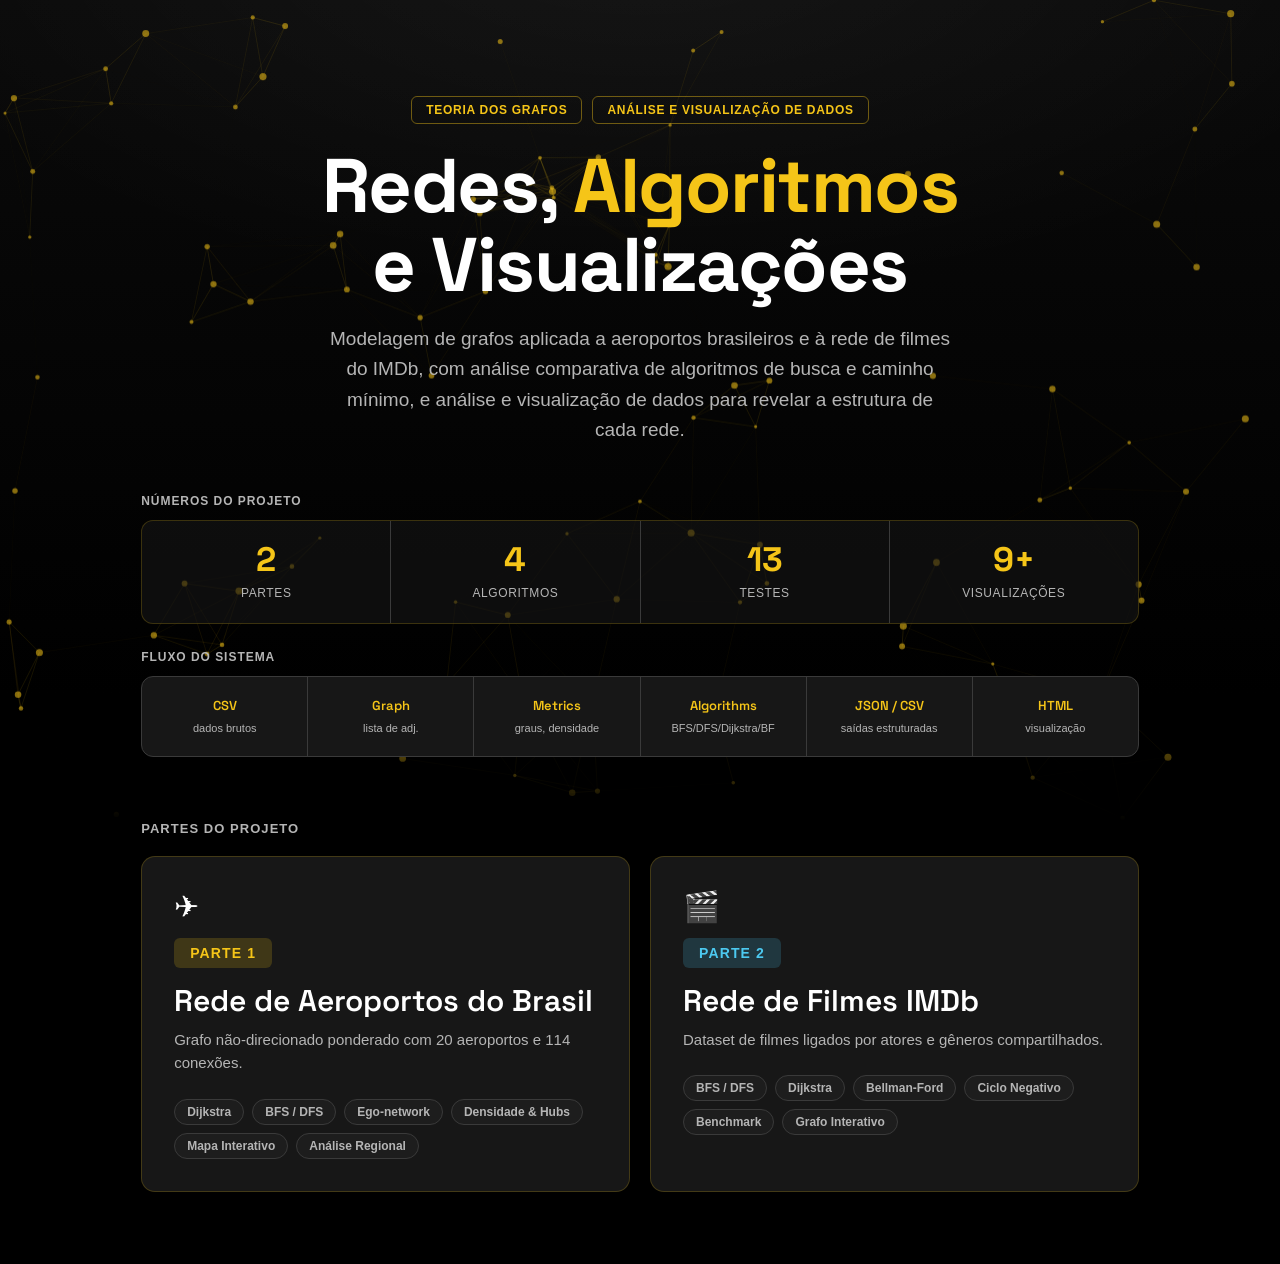
<file: index.html>
<!doctype html>
<html lang="pt-BR">
<head>
  <meta charset="utf-8">
  <meta name="viewport" content="width=device-width, initial-scale=1">
  <meta http-equiv="Cache-Control" content="no-cache, no-store, must-revalidate">
  <meta http-equiv="Pragma" content="no-cache">
  <meta http-equiv="Expires" content="0">
  <title>Projeto Final — Teoria dos Grafos</title>

  <!-- Fonte display só para títulos; corpo continua na fonte de sistema -->
  <link rel="preconnect" href="https://fonts.googleapis.com">
  <link rel="preconnect" href="https://fonts.gstatic.com" crossorigin>
  <link href="https://fonts.googleapis.com/css2?family=Space+Grotesk:wght@500;600;700&display=swap" rel="stylesheet">

  <style>
    /* ── TOKENS — alinhados à Parte 2 (styles.css) para coesão ── */
    :root {
      --bg: #121212;
      --bg-grad-1: #181818;
      --bg-grad-2: #0d0d0d;
      --panel: #171717;
      --panel-2: #1d1d1d;
      --line: #3a3a3a;
      --yellow-line: rgba(245, 197, 24, 0.20);
      --yellow-line-strong: rgba(245, 197, 24, 0.42);
      --text: #ffffff;
      --muted: #b5b5b5;
      --yellow: #f5c518;
      --blue: #4cc9f0;
      --green: #2ecc71;
      --font-display: "Space Grotesk", "Segoe UI", Arial, sans-serif;
      --font-body: "Segoe UI", Arial, sans-serif;
    }

    * { box-sizing: border-box; margin: 0; padding: 0; }

    body {
      background:
        radial-gradient(1150px 540px at 50% -6%, rgba(255,255,255,0.05), transparent 70%),
        linear-gradient(180deg, #0a0a0a, #000000 55%);
      color: var(--text);
      font-family: var(--font-body);
      min-height: 100vh;
    }

    /* ── animação de entrada ── */
    @keyframes fadeUp {
      from { opacity: 0; transform: translateY(16px); }
      to   { opacity: 1; transform: translateY(0); }
    }
    .reveal { opacity: 0; animation: fadeUp 620ms cubic-bezier(.2,.7,.2,1) forwards; }
    .d1 { animation-delay: 60ms; }
    .d2 { animation-delay: 140ms; }
    .d3 { animation-delay: 230ms; }
    .d4 { animation-delay: 330ms; }
    .d5 { animation-delay: 440ms; }
    .d6 { animation-delay: 560ms; }

    @media (prefers-reduced-motion: reduce) {
      .reveal { opacity: 1; animation: none; }
    }

    /* ── HEADER ── */
    header {
      position: sticky;
      top: 0;
      z-index: 20;
      display: flex;
      align-items: center;
      justify-content: space-between;
      padding: 14px clamp(20px, 4vw, 56px);
      background: rgba(18,18,18,0.82);
      border-bottom: 1px solid var(--line);
      backdrop-filter: blur(14px);
    }
    .brand {
      display: flex;
      align-items: center;
      gap: 12px;
      font-family: var(--font-display);
      font-size: 15px;
      font-weight: 700;
      color: var(--yellow);
      text-transform: uppercase;
      letter-spacing: 0.04em;
    }
    .brand-icon { font-size: 22px; }
    header nav { display: flex; gap: 8px; }
    header nav a {
      color: var(--muted);
      text-decoration: none;
      font-size: 14px;
      font-weight: 700;
      padding: 8px 12px;
      border: 1px solid transparent;
      border-radius: 6px;
      transition: color 150ms, background 150ms, border-color 150ms;
    }
    header nav a:hover {
      color: #121212;
      background: var(--yellow);
      border-color: var(--yellow);
    }

    /* ── HERO ── */
    /* zona de topo: hero + visão geral, com o grafo animado atrás de tudo */
    .top-zone {
      position: relative;
      overflow: hidden;
    }
    .hero {
      position: relative;
      z-index: 1;
      max-width: 1100px;
      margin: 0 auto;
      padding: 96px clamp(20px, 4vw, 56px) 44px;
      text-align: center;
    }
    /* canvas do grafo animado cobre hero + visão geral, fica atrás do conteúdo */
    #hero-canvas {
      position: absolute;
      inset: 0;
      width: 100%;
      height: 100%;
      z-index: 0;
      /* desbota só no fim, parando antes de "partes do projeto" */
      -webkit-mask-image: linear-gradient(180deg, #000 86%, transparent 100%);
              mask-image: linear-gradient(180deg, #000 86%, transparent 100%);
      pointer-events: none;
    }
    .hero > * { position: relative; z-index: 1; }

    .hero-tags {
      display: flex;
      flex-wrap: wrap;
      justify-content: center;
      gap: 10px;
      margin-bottom: 22px;
    }
    .hero-tag {
      display: inline-block;
      padding: 6px 14px;
      background: var(--yellow);
      color: #111;
      font-size: 12px;
      font-weight: 800;
      text-transform: uppercase;
      border-radius: 6px;
      letter-spacing: 0.06em;
      box-shadow: 0 0 0 1px rgba(245,197,24,0.3), 0 10px 28px rgba(0,0,0,0.4);
    }
    .hero-tag-ghost {
      background: transparent;
      color: var(--yellow);
      border: 1px solid var(--yellow-line-strong);
      box-shadow: none;
    }
    .hero h1 {
      font-family: var(--font-display);
      font-size: clamp(38px, 6.4vw, 76px);
      font-weight: 700;
      line-height: 1.04;
      letter-spacing: -0.02em;
      margin-bottom: 20px;
    }
    .hero h1 span { color: var(--yellow); }
    .hero p {
      max-width: 620px;
      margin: 0 auto 0;
      color: var(--muted);
      font-size: clamp(16px, 2vw, 19px);
      line-height: 1.6;
    }

    /* ── STATS BAR ── */
    .overview {
      position: relative;
      z-index: 1;
      max-width: 1100px;
      margin: 4px auto 64px;
      padding: 0 clamp(20px, 4vw, 56px);
      display: grid;
      gap: 26px;
    }
    .overview-label {
      font-size: 12px;
      font-weight: 700;
      color: var(--muted);
      text-transform: uppercase;
      letter-spacing: 0.08em;
      margin-bottom: 12px;
    }
    .stats-bar {
      display: flex;
      justify-content: center;
      border: 1px solid var(--yellow-line);
      border-radius: 12px;
      overflow: hidden;
      background: rgba(23,23,23,0.6);
      backdrop-filter: blur(6px);
    }
    .stat {
      flex: 1;
      padding: 22px 16px;
      text-align: center;
      border-right: 1px solid var(--line);
      transition: background 160ms;
    }
    .stat:last-child { border-right: none; }
    .stat:hover { background: rgba(245,197,24,0.06); }
    .stat strong {
      display: block;
      font-family: var(--font-display);
      font-size: clamp(22px, 3vw, 34px);
      font-weight: 700;
      color: var(--yellow);
      line-height: 1;
      margin-bottom: 6px;
    }
    .stat span {
      font-size: 12px;
      color: var(--muted);
      text-transform: uppercase;
      letter-spacing: 0.05em;
    }

    /* ── CARDS GRID ── */
    .section-label {
      max-width: 1100px;
      margin: 0 auto 20px;
      padding: 0 clamp(20px, 4vw, 56px);
      font-size: 13px;
      font-weight: 700;
      color: var(--muted);
      text-transform: uppercase;
      letter-spacing: 0.08em;
    }
    .cards-grid {
      max-width: 1100px;
      margin: 0 auto 72px;
      padding: 0 clamp(20px, 4vw, 56px);
      display: grid;
      grid-template-columns: repeat(2, minmax(0, 1fr));
      gap: 20px;
    }
    .card-main {
      display: block;
      padding: 32px;
      background: var(--panel);
      border: 1px solid var(--yellow-line);
      border-radius: 14px;
      text-decoration: none;
      color: inherit;
      transition: transform 200ms ease, border-color 200ms ease, background 200ms ease, box-shadow 200ms ease;
      position: relative;
      overflow: hidden;
    }
    .card-main::before {
      content: "";
      position: absolute;
      top: 0; left: 0; right: 0;
      height: 3px;
      background: var(--accent, var(--yellow));
      transform: scaleX(0);
      transform-origin: left;
      transition: transform 260ms ease;
    }
    .card-main::after {
      content: "";
      position: absolute;
      inset: 0;
      background: radial-gradient(420px 200px at 50% 0%, color-mix(in srgb, var(--accent, var(--yellow)) 12%, transparent), transparent 70%);
      opacity: 0;
      transition: opacity 240ms ease;
      pointer-events: none;
    }
    .card-main:hover {
      transform: translateY(-5px);
      border-color: var(--yellow-line-strong);
      background: var(--panel-2);
      box-shadow: 0 24px 60px rgba(0,0,0,0.4);
    }
    .card-main:hover::before { transform: scaleX(1); }
    .card-main:hover::after { opacity: 1; }
    .card-icon {
      font-size: 30px;
      margin-bottom: 14px;
      display: block;
      width: fit-content;
      transition: transform 300ms ease;
    }
    /* avião "decola" no hover do card */
    @keyframes takeoff {
      0%   { transform: translate(0, 0) rotate(0deg); }
      55%  { transform: translate(9px, -9px) rotate(-16deg); }
      100% { transform: translate(5px, -5px) rotate(-10deg); }
    }
    .card-main:hover .icon-plane { animation: takeoff 520ms ease forwards; }
    /* rolo de filme gira no hover do card */
    @keyframes reel { to { transform: rotate(360deg); } }
    .card-main:hover .icon-film { animation: reel 1.6s linear infinite; }

    @media (prefers-reduced-motion: reduce) {
      .card-main:hover .icon-plane,
      .card-main:hover .icon-film { animation: none; }
    }
    .card-tag {
      display: inline-block;
      padding: 7px 16px;
      margin-bottom: 16px;
      font-size: 14px;
      font-weight: 800;
      text-transform: uppercase;
      letter-spacing: 0.08em;
      border-radius: 6px;
      background: color-mix(in srgb, var(--accent, var(--yellow)) 18%, transparent);
      color: var(--accent, var(--yellow));
    }
    .card-main h2 {
      font-family: var(--font-display);
      font-size: clamp(22px, 2.5vw, 30px);
      font-weight: 600;
      margin-bottom: 10px;
      line-height: 1.15;
    }
    .card-main p {
      color: var(--muted);
      font-size: 15px;
      line-height: 1.55;
      margin-bottom: 24px;
    }
    .card-links {
      display: flex;
      flex-wrap: wrap;
      gap: 8px;
    }
    .chip {
      display: inline-block;
      padding: 5px 12px;
      font-size: 12px;
      font-weight: 600;
      border-radius: 20px;
      background: var(--panel-2);
      border: 1px solid var(--line);
      color: var(--muted);
      transition: border-color 150ms, color 150ms;
    }
    .card-main:hover .chip {
      border-color: color-mix(in srgb, var(--accent, var(--yellow)) 40%, var(--line));
      color: var(--text);
    }

    /* ── SECONDARY LINKS ── */
    .secondary-grid {
      max-width: 1100px;
      margin: 0 auto 80px;
      padding: 0 clamp(20px, 4vw, 56px);
      display: grid;
      grid-template-columns: repeat(3, minmax(0, 1fr));
      gap: 14px;
    }
    .link-card {
      display: block;
      padding: 20px 22px;
      background: var(--panel);
      border: 1px solid var(--line);
      border-radius: 10px;
      text-decoration: none;
      color: inherit;
      transition: border-color 170ms, transform 170ms, background 170ms;
    }
    .link-card:hover {
      border-color: var(--yellow-line-strong);
      background: var(--panel-2);
      transform: translateY(-3px);
    }
    .link-card .icon { font-size: 20px; margin-bottom: 10px; display: block; }
    .link-card strong {
      display: block;
      font-size: 14px;
      color: var(--text);
      margin-bottom: 4px;
    }
    .link-card span { font-size: 12px; color: var(--muted); line-height: 1.45; }

    /* ── FLUXO ── */
    .flow-section {
      max-width: 1100px;
      margin: 8px auto 56px;
      padding: 0 clamp(20px, 4vw, 56px);
    }
    .flow-section h3 {
      font-size: 14px;
      font-weight: 700;
      color: var(--muted);
      text-transform: uppercase;
      letter-spacing: 0.08em;
      margin-bottom: 20px;
    }
    .flow {
      display: flex;
      align-items: stretch;
      flex-wrap: wrap;
      background: var(--panel);
      border: 1px solid var(--line);
      border-radius: 12px;
      overflow: hidden;
    }
    .flow-step {
      flex: 1;
      min-width: 120px;
      padding: 20px 18px;
      text-align: center;
      border-right: 1px solid var(--line);
      transition: background 160ms;
    }
    .flow-step:hover { background: rgba(245,197,24,0.05); }
    .flow-step:last-child { border-right: none; }
    .flow-step strong {
      display: block;
      font-family: var(--font-display);
      font-size: 13px;
      font-weight: 600;
      color: var(--yellow);
      margin-bottom: 4px;
    }
    .flow-step span { font-size: 11px; color: var(--muted); }

    /* ── FOOTER ── */
    footer {
      text-align: center;
      padding: 32px 20px;
      color: var(--muted);
      font-size: 13px;
      border-top: 1px solid var(--line);
    }

    @media (max-width: 860px) {
      .secondary-grid { grid-template-columns: 1fr; }
    }
    @media (max-width: 700px) {
      .hero { padding-top: 64px; }
      .cards-grid { grid-template-columns: 1fr; }
      .stats-bar { flex-wrap: wrap; }
      .stat { flex: 1 1 33%; border-bottom: 1px solid var(--line); }
    }
  </style>
</head>
<body>

  <div class="top-zone">
    <canvas id="hero-canvas"></canvas>

    <div class="hero">
      <div class="hero-tags reveal d1">
      <span class="hero-tag hero-tag-ghost">Teoria dos Grafos</span>
      <span class="hero-tag hero-tag-ghost">Análise e Visualização de Dados</span>
    </div>
    <h1 class="reveal d2">Redes, <span>Algoritmos</span><br>e Visualizações</h1>
    <p class="reveal d3">Modelagem de grafos aplicada a aeroportos brasileiros e à rede de filmes do IMDb, com análise comparativa de algoritmos de busca e caminho mínimo, e análise e visualização de dados para revelar a estrutura de cada rede.</p>

  </div>

  <section class="overview">
    <div class="overview-block reveal d4">
      <h3 class="overview-label">Números do projeto</h3>
      <div class="stats-bar">
        <div class="stat"><strong>2</strong><span>Partes</span></div>
        <div class="stat"><strong>4</strong><span>Algoritmos</span></div>
        <div class="stat"><strong>13</strong><span>Testes</span></div>
        <div class="stat"><strong>9+</strong><span>Visualizações</span></div>
      </div>
    </div>
    <div class="overview-block reveal d5">
      <h3 class="overview-label">Fluxo do sistema</h3>
      <div class="flow">
        <div class="flow-step"><strong>CSV</strong><span>dados brutos</span></div>
        <div class="flow-step"><strong>Graph</strong><span>lista de adj.</span></div>
        <div class="flow-step"><strong>Metrics</strong><span>graus, densidade</span></div>
        <div class="flow-step"><strong>Algorithms</strong><span>BFS/DFS/Dijkstra/BF</span></div>
        <div class="flow-step"><strong>JSON / CSV</strong><span>saídas estruturadas</span></div>
        <div class="flow-step"><strong>HTML</strong><span>visualização</span></div>
      </div>
    </div>
  </section>
  </div>

  <p class="section-label reveal d5">partes do projeto</p>
  <div class="cards-grid">

    <a class="card-main reveal d5" href="interface/parte1.html" style="--accent: var(--yellow);">
      <span class="card-icon icon-plane">✈</span>
      <span class="card-tag">Parte 1</span>
      <h2>Rede de Aeroportos do Brasil</h2>
      <p>Grafo não-direcionado ponderado com 20 aeroportos e 114 conexões.</p>
      <div class="card-links">
        <span class="chip">Dijkstra</span>
        <span class="chip">BFS / DFS</span>
        <span class="chip">Ego-network</span>
        <span class="chip">Densidade &amp; Hubs</span>
        <span class="chip">Mapa Interativo</span>
        <span class="chip">Análise Regional</span>
      </div>
    </a>

    <a class="card-main reveal d6" href="interface/" style="--accent: var(--blue);">
      <span class="card-icon icon-film">🎬</span>
      <span class="card-tag" style="--accent: var(--blue);">Parte 2</span>
      <h2>Rede de Filmes IMDb</h2>
      <p>Dataset de filmes ligados por atores e gêneros compartilhados.</p>
      <div class="card-links">
        <span class="chip">BFS / DFS</span>
        <span class="chip">Dijkstra</span>
        <span class="chip">Bellman-Ford</span>
        <span class="chip">Ciclo Negativo</span>
        <span class="chip">Benchmark</span>
        <span class="chip">Grafo Interativo</span>
      </div>
    </a>

  </div>

  <script>
    /* ── Grafo animado de fundo no hero (discreto, on-theme) ── */
    (function () {
      const canvas = document.getElementById("hero-canvas");
      if (!canvas) return;
      const ctx = canvas.getContext("2d");
      const reduce = window.matchMedia("(prefers-reduced-motion: reduce)").matches;

      let W = 0, H = 0, nodes = [], raf = null;
      const COUNT = 100;         // densidade da constelação de fundo
      const LINK_DIST = 150;     // distância máx. para desenhar aresta entre nós
      const MOUSE_DIST = 185;    // raio de influência do cursor
      const mouse = { x: null, y: null };
      const zone = document.querySelector(".top-zone");

      function resize() {
        const r = canvas.getBoundingClientRect();
        W = canvas.width = r.width;
        H = canvas.height = r.height;
      }

      function makeNodes() {
        nodes = Array.from({ length: COUNT }, () => ({
          x: Math.random() * W,
          y: Math.random() * H,
          vx: (Math.random() - 0.5) * 0.25,
          vy: (Math.random() - 0.5) * 0.25,
          r: 1.5 + Math.random() * 2.2,
        }));
      }

      function frame() {
        ctx.clearRect(0, 0, W, H);

        // arestas
        for (let i = 0; i < nodes.length; i++) {
          for (let j = i + 1; j < nodes.length; j++) {
            const a = nodes[i], b = nodes[j];
            const dx = a.x - b.x, dy = a.y - b.y;
            const d = Math.hypot(dx, dy);
            if (d < LINK_DIST) {
              const alpha = (1 - d / LINK_DIST) * 0.16;
              ctx.strokeStyle = "rgba(245,197,24," + alpha.toFixed(3) + ")";
              ctx.lineWidth = 1;
              ctx.beginPath();
              ctx.moveTo(a.x, a.y);
              ctx.lineTo(b.x, b.y);
              ctx.stroke();
            }
          }
        }

        // linhas dos nós até o cursor + brilho do cursor
        if (mouse.x !== null) {
          for (const n of nodes) {
            const d = Math.hypot(n.x - mouse.x, n.y - mouse.y);
            if (d < MOUSE_DIST) {
              const alpha = (1 - d / MOUSE_DIST) * 0.5;
              ctx.strokeStyle = "rgba(245,197,24," + alpha.toFixed(3) + ")";
              ctx.lineWidth = 1.1;
              ctx.beginPath();
              ctx.moveTo(n.x, n.y);
              ctx.lineTo(mouse.x, mouse.y);
              ctx.stroke();
            }
          }
          const glow = ctx.createRadialGradient(mouse.x, mouse.y, 0, mouse.x, mouse.y, 28);
          glow.addColorStop(0, "rgba(245,197,24,0.32)");
          glow.addColorStop(1, "rgba(245,197,24,0)");
          ctx.fillStyle = glow;
          ctx.beginPath(); ctx.arc(mouse.x, mouse.y, 28, 0, Math.PI * 2); ctx.fill();
          ctx.fillStyle = "rgba(245,197,24,0.9)";
          ctx.beginPath(); ctx.arc(mouse.x, mouse.y, 2.5, 0, Math.PI * 2); ctx.fill();
        }

        // nós (acendem perto do cursor)
        for (const n of nodes) {
          n.x += n.vx; n.y += n.vy;
          if (n.x < 0 || n.x > W) n.vx *= -1;
          if (n.y < 0 || n.y > H) n.vy *= -1;
          const near = mouse.x !== null && Math.hypot(n.x - mouse.x, n.y - mouse.y) < MOUSE_DIST;
          ctx.fillStyle = near ? "rgba(245,197,24,0.95)" : "rgba(245,197,24,0.55)";
          ctx.beginPath();
          ctx.arc(n.x, n.y, near ? n.r + 1 : n.r, 0, Math.PI * 2);
          ctx.fill();
        }

        raf = requestAnimationFrame(frame);
      }

      function start() {
        resize();
        makeNodes();
        if (reduce) { frame(); cancelAnimationFrame(raf); raf = null; } // 1 quadro estático
        else { if (raf) cancelAnimationFrame(raf); frame(); }
      }

      window.addEventListener("resize", () => {
        resize();
        makeNodes();
      });

      // cursor reage só quando há animação (respeita reduced-motion)
      if (!reduce && zone) {
        zone.addEventListener("mousemove", (e) => {
          const r = canvas.getBoundingClientRect();
          mouse.x = e.clientX - r.left;
          mouse.y = e.clientY - r.top;
        });
        zone.addEventListener("mouseleave", () => {
          mouse.x = null; mouse.y = null;
        });
      }

      start();
    })();
  </script>

</body>
</html>
</file>
